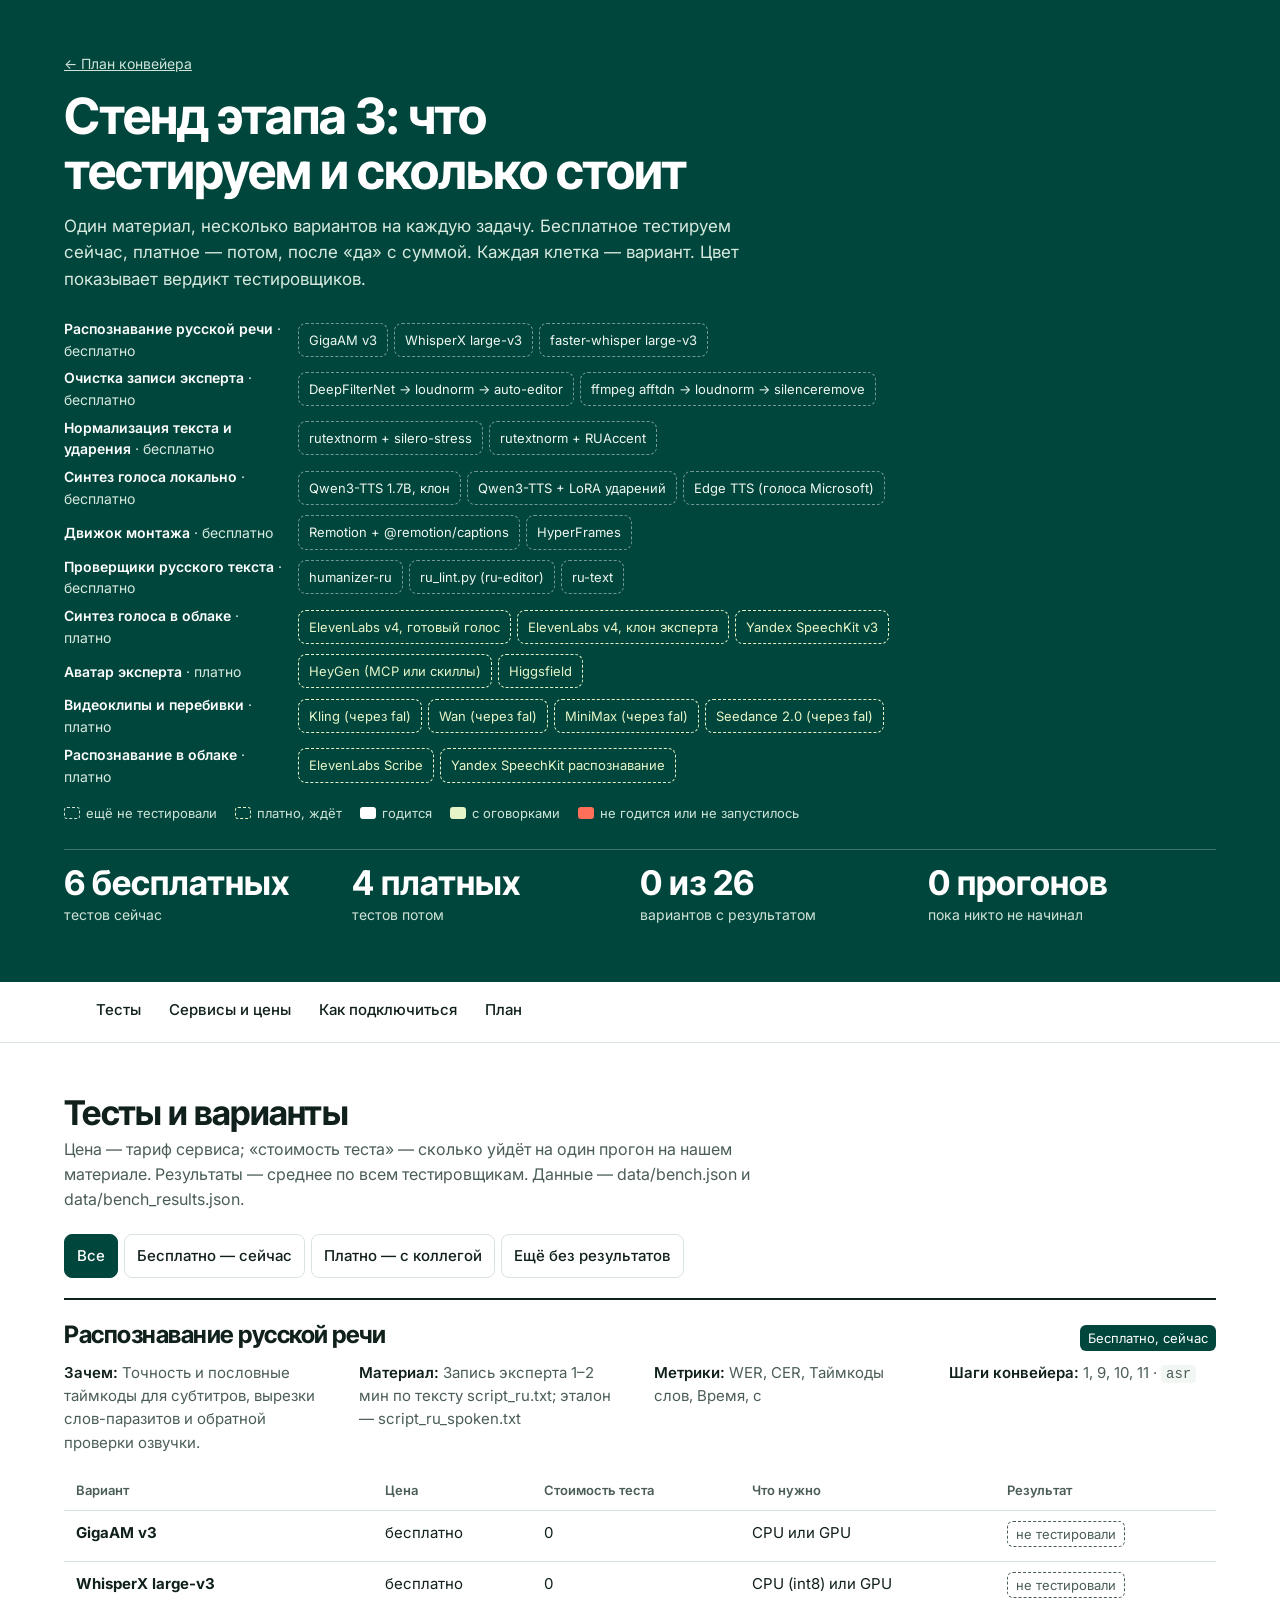
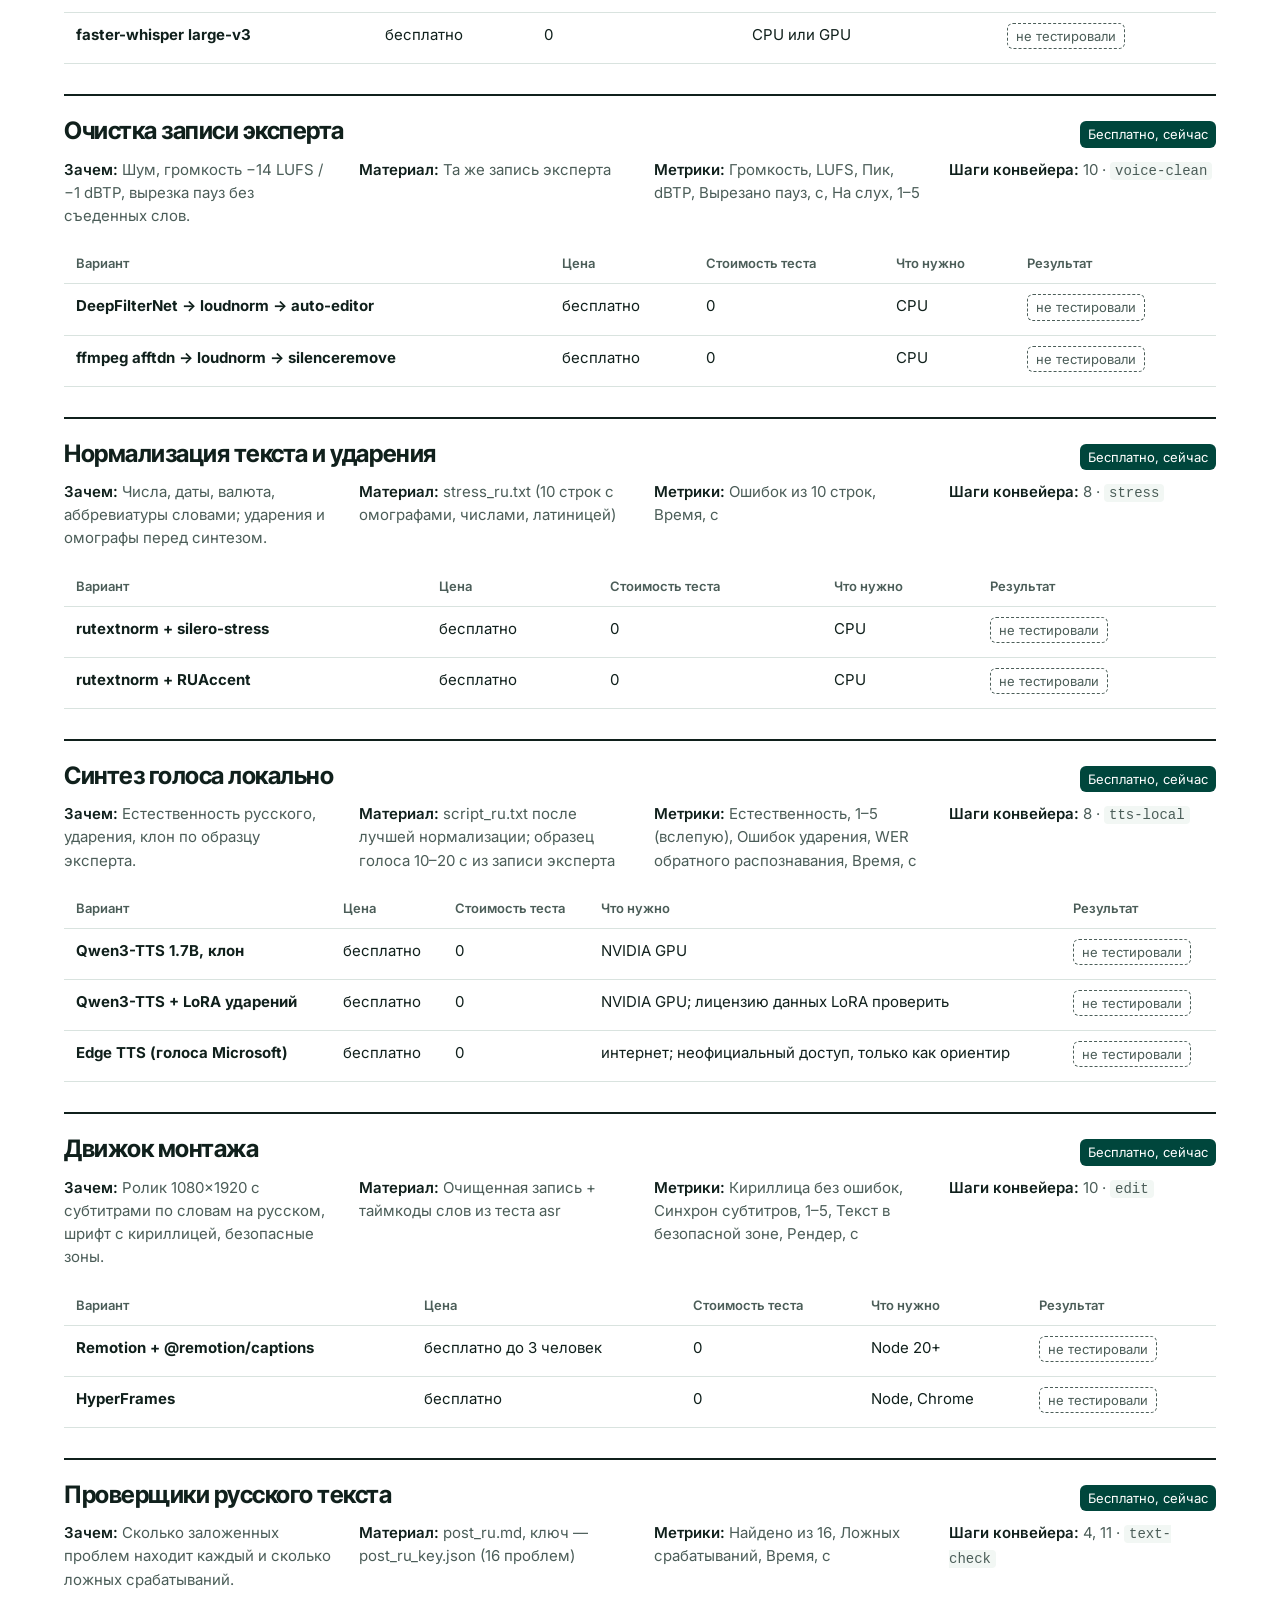
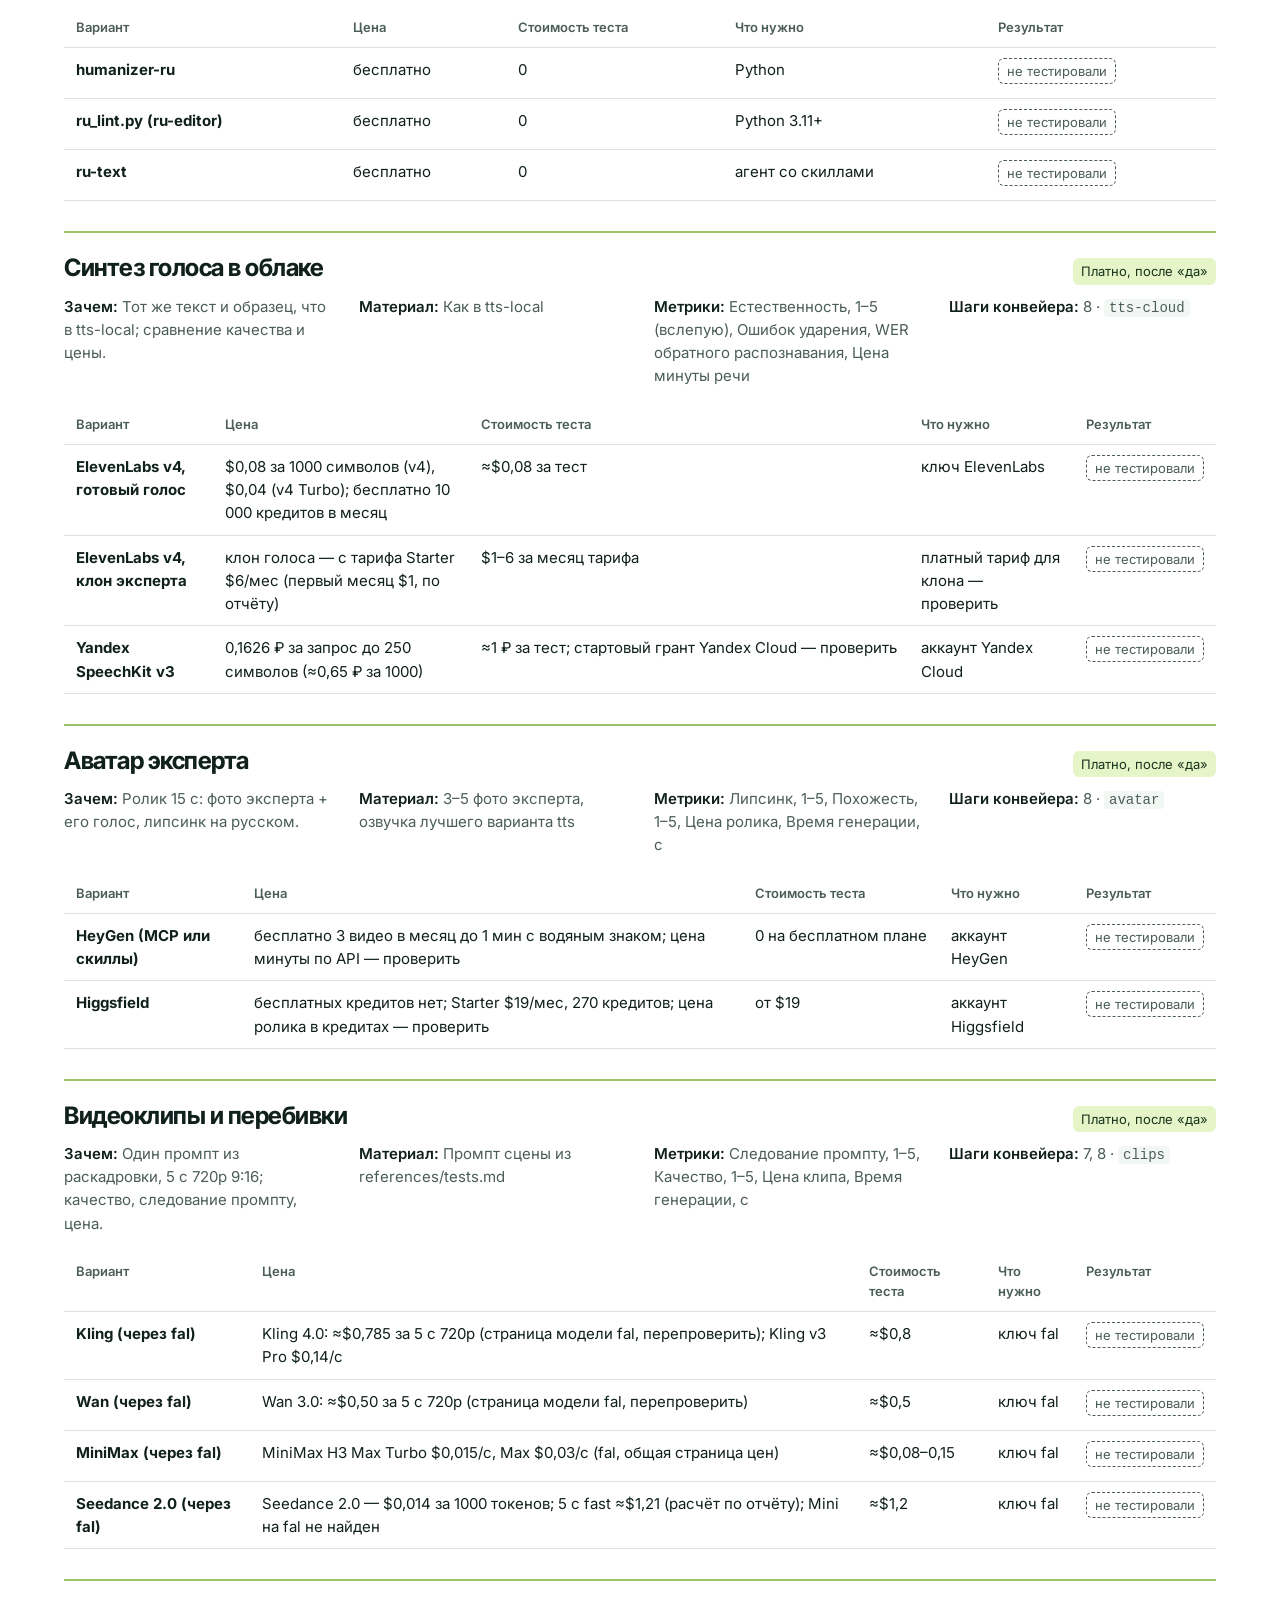
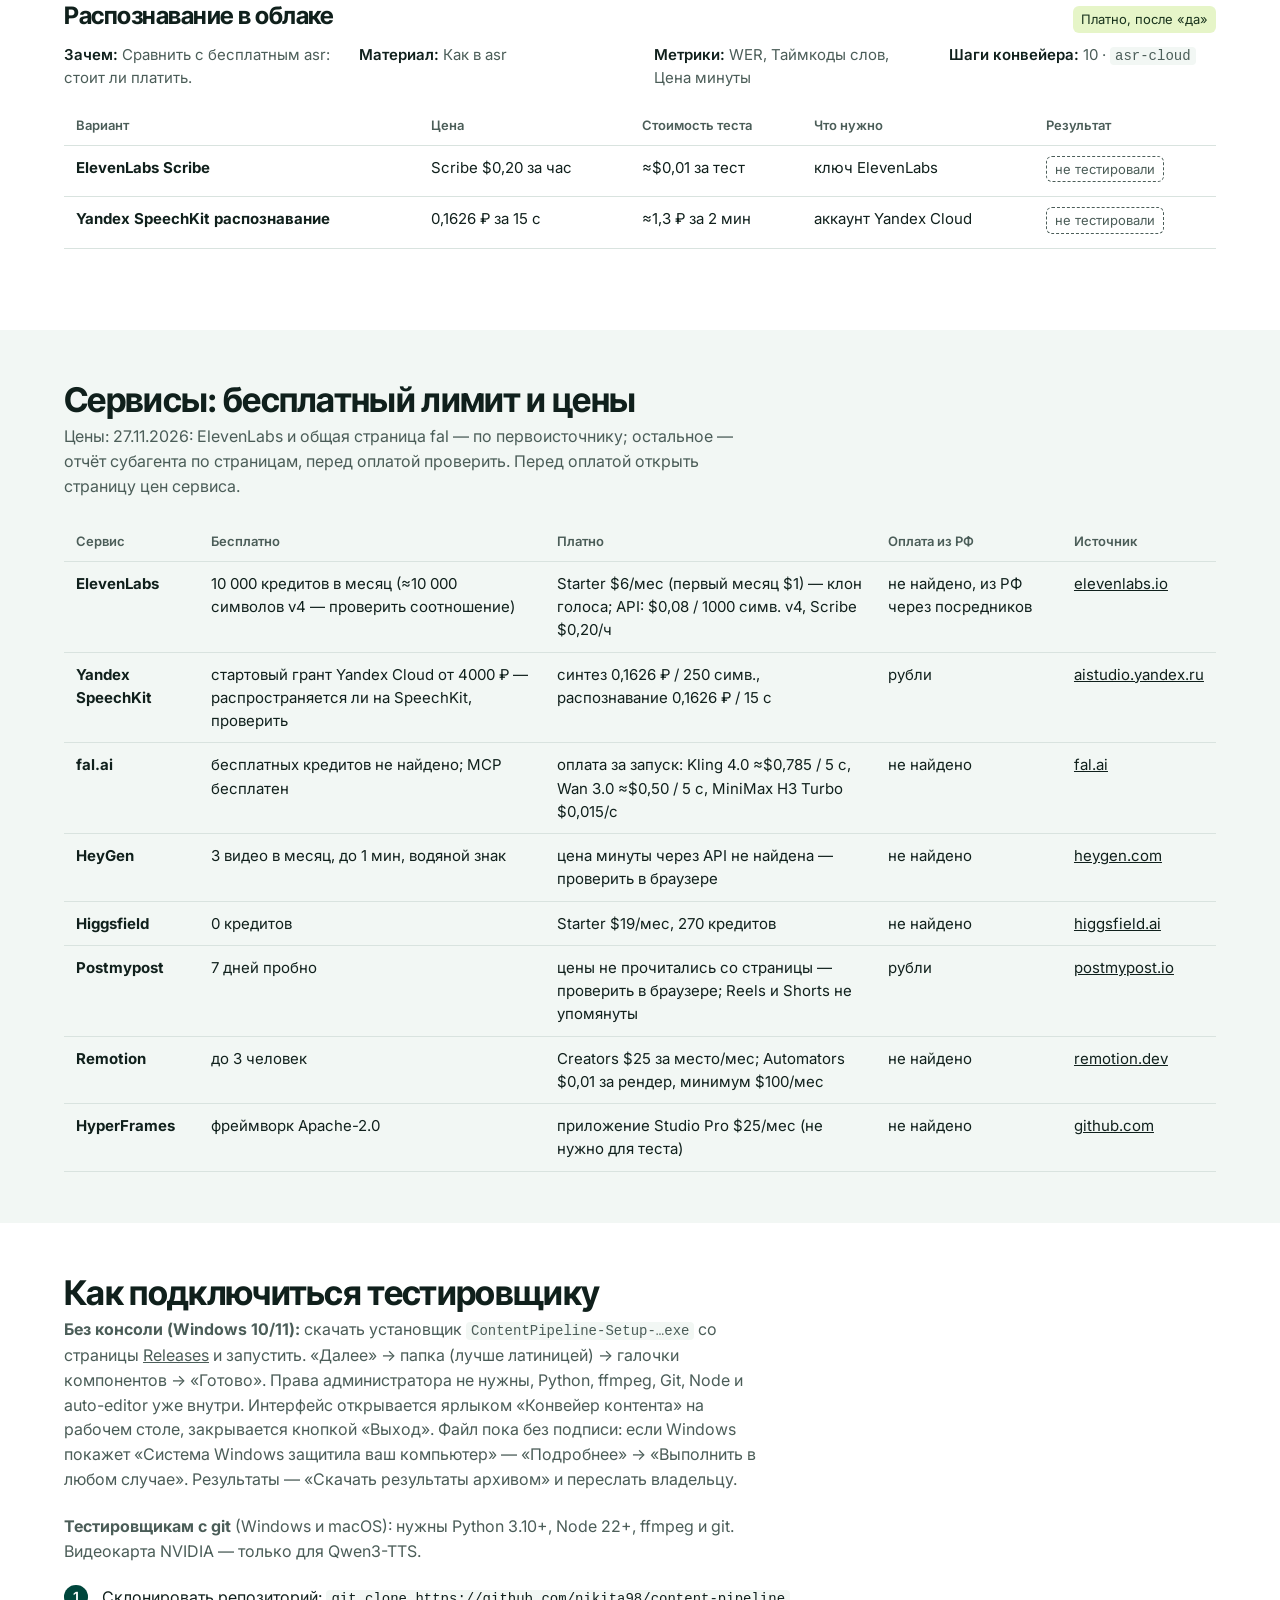
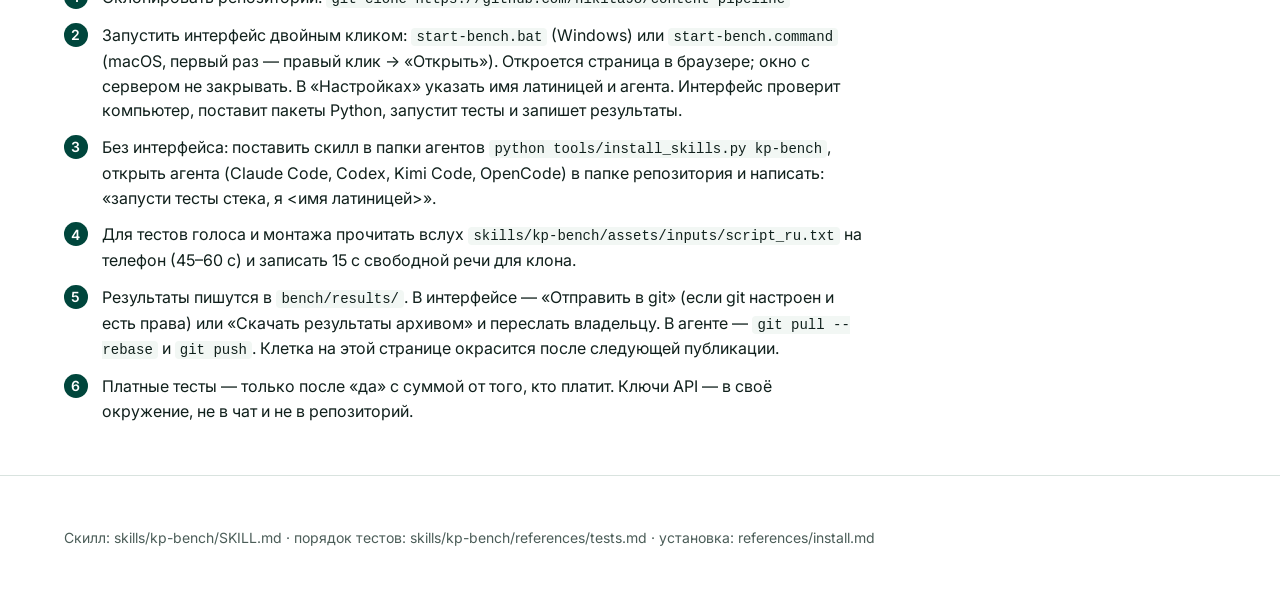
<file: site/bench.html>
<!DOCTYPE html>
<html lang="ru">
<head>
<meta charset="utf-8">
<meta name="viewport" content="width=device-width, initial-scale=1">
<title>Стенд этапа 3</title>
<link rel="preconnect" href="https://fonts.googleapis.com">
<link rel="preconnect" href="https://fonts.gstatic.com" crossorigin>
<link href="https://fonts.googleapis.com/css2?family=Inter+Tight:wght@600;700&family=Inter:wght@400;500;600&display=swap" rel="stylesheet">
<style>
/* VOICE work: a test sheet the team fills in, scanned for "what is free, what costs, what is done"
   IDEA a lab test board: every variant is a cell on the board, coloured by its verdict
   PICTURE the board across the green first screen, tests as rows, variants as cells
   COLOUR plan's deep green #00463c ground, lime #e6f5c8 for paid, coral #ff6f59 for "не годится"
   TYPE Inter Tight 700 + Inter, same as the plan page
   LAYOUT title and board on top; filter; one card per test with a variant table; services; how to join */
:root{color-scheme:light dark;--bg:light-dark(#ffffff,#0c1715);--ink:light-dark(#10201c,#e6efe9);--mute:light-dark(#4b5d58,#9fb3ac);--rule:light-dark(#d9e3df,#22332f);--soft:light-dark(#f2f7f4,#13221f);--green:#00463c;--lime:#e6f5c8;--coral:#ff6f59}
:root[data-theme=light]{color-scheme:light}:root[data-theme=dark]{color-scheme:dark}
*{box-sizing:border-box;min-width:0}
html{scroll-padding-top:72px}
body{margin:0;background:var(--bg);color:var(--ink);font:16px/1.55 Inter,system-ui,sans-serif;overflow-x:clip}
h1,h2,h3{font-family:"Inter Tight",Inter,sans-serif;letter-spacing:-.02em;line-height:1.1;margin:0}
a{color:inherit}
.band{padding:clamp(28px,4vw,56px) max(5vw,16px)}
.wrap{max-width:1240px;margin:0 auto}
.top{background:var(--green);color:#eef7f0}
.top h1{font-size:clamp(32px,4.6vw,50px);color:#fff;text-wrap:balance;max-width:16em}
.lead{font-size:17px;max-width:64ch;margin:14px 0 0;color:#d7eadf}
.back{display:inline-block;margin-bottom:14px;color:#cfe3d8;font-size:14px}
.board{margin-top:26px;display:grid;gap:6px}
.brow{display:grid;grid-template-columns:minmax(9em,14em) 1fr;gap:10px;align-items:center}
.brow .t{font-size:14px;color:#d7eadf}.brow .t b{color:#fff;font-weight:600}
.cells{display:flex;flex-wrap:wrap;gap:6px}
.cell{font-size:13px;padding:6px 10px;border-radius:8px;border:1.5px dashed rgba(255,255,255,.45);color:#eef7f0;text-decoration:none;white-space:nowrap}
.cell.ok{background:#fff;color:#0b3a31;border:1.5px solid #fff}
.cell.partial{background:var(--lime);color:#18321c;border:1.5px solid var(--lime)}
.cell.no,.cell.fail{background:var(--coral);color:#2a0d07;border:1.5px solid var(--coral)}
.cell.paid{border-color:var(--lime);color:var(--lime)}
.legend{display:flex;flex-wrap:wrap;gap:8px 18px;margin-top:16px;font-size:13px;color:#cfe3d8}
.legend span{display:inline-flex;align-items:center;gap:6px}.legend i{width:16px;height:12px;border-radius:3px;display:inline-block}
.figs{display:grid;grid-template-columns:repeat(auto-fit,minmax(9em,1fr));margin-top:26px;border-top:1px solid rgba(255,255,255,.25)}
.figs div{padding:14px 16px 4px 0}.figs b{display:block;font:700 clamp(24px,3vw,34px)/1.1 "Inter Tight",sans-serif;color:#fff;white-space:nowrap}.figs span{font-size:14px;color:#cfe3d8}
nav{position:sticky;top:0;z-index:5;background:var(--bg);border-bottom:1px solid var(--rule)}
nav .scroll{display:flex;gap:4px;max-width:1240px;margin:0 auto;padding:8px max(5vw,16px);overflow-x:auto}
nav a,.filters button{flex:none;color:var(--ink);text-decoration:none;padding:10px 12px;border-radius:8px;font:500 15px Inter,sans-serif;background:none;border:0;cursor:pointer;min-height:44px}
nav a:hover,nav a:focus-visible,.filters button:hover,.filters button:focus-visible{background:var(--soft);outline:none}
.filters{display:flex;flex-wrap:wrap;gap:6px;margin:0 0 20px}
.filters button{border:1px solid var(--rule)}.filters button[aria-pressed=true]{background:var(--green);color:#fff;border-color:var(--green)}
h2{font-size:clamp(26px,3vw,34px);margin-bottom:6px}
.sub{color:var(--mute);margin:0 0 22px;max-width:70ch}
.test{border-top:2px solid var(--ink);padding:22px 0 30px}
.test.paid{border-top-color:#9cc46b}
.thead{display:grid;grid-template-columns:minmax(0,1fr) auto;gap:6px 20px;align-items:baseline}
.thead h3{font-size:24px}
.tag{display:inline-block;font-size:13px;padding:3px 8px;border-radius:6px;white-space:nowrap}
.t-free{background:var(--green);color:#fff}.t-paid{background:var(--lime);color:#18321c}
.meta{display:grid;grid-template-columns:repeat(auto-fit,minmax(16em,1fr));gap:4px 28px;margin:10px 0 16px;color:var(--mute);font-size:15px}
.meta b{color:var(--ink);font-weight:600}
table{border-collapse:collapse;width:100%;font-size:15px}
th,td{text-align:left;padding:10px 12px;border-bottom:1px solid var(--rule);vertical-align:top}
th{font-size:13px;color:var(--mute);font-weight:600}
td.num{white-space:nowrap}
.vd{display:inline-block;font-size:13px;padding:2px 8px;border-radius:6px;white-space:nowrap;margin-bottom:4px}
.v-ok{background:var(--green);color:#fff}.v-partial{background:var(--lime);color:#18321c}.v-no,.v-fail{background:var(--coral);color:#2a0d07}.v-none{border:1.5px dashed var(--mute);color:var(--mute)}
.small{font-size:13px;color:var(--mute)}
.mlist{margin:0;padding:0;list-style:none}.mlist li{white-space:nowrap}
.steps{counter-reset:s;list-style:none;padding:0;margin:0;display:grid;gap:12px;max-width:80ch}
.steps li{counter-increment:s;padding-left:2.4em;position:relative}
.steps li::before{content:counter(s);position:absolute;left:0;top:0;width:1.7em;height:1.7em;border-radius:50%;background:var(--green);color:#fff;display:grid;place-items:center;font-weight:600;font-size:14px}
code{font-size:14px;background:var(--soft);padding:1px 5px;border-radius:4px;overflow-wrap:anywhere}
.scroll{overflow-x:auto}
footer{color:var(--mute);font-size:14px;border-top:1px solid var(--rule)}
@media(max-width:600px){.brow{grid-template-columns:minmax(0,1fr);gap:4px}.thead{grid-template-columns:minmax(0,1fr)}table{font-size:13px}th,td{padding:6px 4px}.stack thead{display:none}.stack tr{display:grid;padding-block:10px;border-bottom:1px solid var(--rule)}.stack td{display:flow-root;border:0;padding:3px 0;padding-inline-start:8em;text-align:start}.stack td::before{content:attr(data-l);float:inline-start;width:7.5em;margin-inline-start:-8em;color:var(--mute);font-size:12px}.stack td:empty{display:none}}
</style>
</head>
<body>
<header class="top band"><div class="wrap">
  <a class="back" href="https://claude.ai/artifact/6VNrHvwcXVbcU2gBeUGq7B">← План конвейера</a>
  <h1>Стенд этапа 3: что тестируем и сколько стоит</h1>
  <p class="lead">Один материал, несколько вариантов на каждую задачу. Бесплатное тестируем сейчас, платное — потом, после «да» с суммой. Каждая клетка — вариант. Цвет показывает вердикт тестировщиков.</p>
  <div class="board" id="board" aria-label="Доска тестов: строки — тесты, клетки — варианты"></div>
  <div class="legend"><span><i style="border:1.5px dashed #cfe3d8"></i>ещё не тестировали</span><span><i style="border:1.5px dashed var(--lime)"></i>платно, ждёт</span><span><i style="background:#fff"></i>годится</span><span><i style="background:var(--lime)"></i>с оговорками</span><span><i style="background:var(--coral)"></i>не годится или не запустилось</span></div>
  <div class="figs" id="figs"></div>
</div></header>

<nav aria-label="Разделы"><div class="scroll"><a href="#tests">Тесты</a><a href="#services">Сервисы и цены</a><a href="#join">Как подключиться</a><a href="https://claude.ai/artifact/6VNrHvwcXVbcU2gBeUGq7B">План</a></div></nav>

<section class="band" id="tests"><div class="wrap">
  <h2>Тесты и варианты</h2>
  <p class="sub">Цена — тариф сервиса; «стоимость теста» — сколько уйдёт на один прогон на нашем материале. Результаты — среднее по всем тестировщикам. Данные — data/bench.json и data/bench_results.json.</p>
  <div class="filters" role="group" aria-label="Фильтр">
    <button type="button" data-f="all" aria-pressed="true">Все</button>
    <button type="button" data-f="free" aria-pressed="false">Бесплатно — сейчас</button>
    <button type="button" data-f="paid" aria-pressed="false">Платно — с коллегой</button>
    <button type="button" data-f="todo" aria-pressed="false">Ещё без результатов</button>
  </div>
  <div id="list"></div>
</div></section>

<section class="band" id="services" style="background:var(--soft)"><div class="wrap">
  <h2>Сервисы: бесплатный лимит и цены</h2>
  <p class="sub" id="pchk"></p>
  <div class="scroll"><table class="stack" id="svc"><thead><tr><th>Сервис</th><th>Бесплатно</th><th>Платно</th><th>Оплата из РФ</th><th>Источник</th></tr></thead><tbody></tbody></table></div>
</div></section>

<section class="band" id="join"><div class="wrap">
  <h2>Как подключиться тестировщику</h2>
  <p class="sub"><b>Без консоли (Windows 10/11):</b> скачать установщик <code>ContentPipeline-Setup-…exe</code> со страницы <a href="https://github.com/nikita98/content-pipeline/releases/latest">Releases</a> и запустить. «Далее» → папка (лучше латиницей) → галочки компонентов → «Готово». Права администратора не нужны, Python, ffmpeg, Git, Node и auto-editor уже внутри. Интерфейс открывается ярлыком «Конвейер контента» на рабочем столе, закрывается кнопкой «Выход». Файл пока без подписи: если Windows покажет «Система Windows защитила ваш компьютер» — «Подробнее» → «Выполнить в любом случае». Результаты — «Скачать результаты архивом» и переслать владельцу.</p>
  <p class="sub"><b>Тестировщикам с git</b> (Windows и macOS): нужны Python 3.10+, Node 22+, ffmpeg и git. Видеокарта NVIDIA — только для Qwen3-TTS.</p>
  <ol class="steps">
    <li>Склонировать репозиторий: <code>git clone https://github.com/nikita98/content-pipeline</code></li>
    <li>Запустить интерфейс двойным кликом: <code>start-bench.bat</code> (Windows) или <code>start-bench.command</code> (macOS, первый раз — правый клик → «Открыть»). Откроется страница в браузере; окно с сервером не закрывать. В «Настройках» указать имя латиницей и агента. Интерфейс проверит компьютер, поставит пакеты Python, запустит тесты и запишет результаты.</li>
    <li>Без интерфейса: поставить скилл в папки агентов <code>python tools/install_skills.py kp-bench</code>, открыть агента (Claude Code, Codex, Kimi Code, OpenCode) в папке репозитория и написать: «запусти тесты стека, я &lt;имя латиницей&gt;».</li>
    <li>Для тестов голоса и монтажа прочитать вслух <code>skills/kp-bench/assets/inputs/script_ru.txt</code> на телефон (45–60 с) и записать 15 с свободной речи для клона.</li>
    <li>Результаты пишутся в <code>bench/results/</code>. В интерфейсе — «Отправить в git» (если git настроен и есть права) или «Скачать результаты архивом» и переслать владельцу. В агенте — <code>git pull --rebase</code> и <code>git push</code>. Клетка на этой странице окрасится после следующей публикации.</li>
    <li>Платные тесты — только после «да» с суммой от того, кто платит. Ключи API — в своё окружение, не в чат и не в репозиторий.</li>
  </ol>
</div></section>

<footer class="band"><div class="wrap">Скилл: skills/kp-bench/SKILL.md · порядок тестов: skills/kp-bench/references/tests.md · установка: references/install.md</div></footer>

<script>
{
const e=s=>String(s??"").replace(/[&<>"']/g,c=>({"&":"&amp;","<":"&lt;",">":"&gt;",'"':"&quot;","'":"&#39;"}[c]));
const VD={ok:["годится","v-ok"],partial:["с оговорками","v-partial"],no:["не годится","v-no"],fail:["не запустилось","v-fail"]};
const fmt=(m,v)=>{if(typeof v!=="number")return e(v);if(m.unit==="доля")return (v*100).toFixed(1).replace(".",",")+" %";return String(Math.round(v*100)/100).replace(".",",")+(m.unit&&m.unit!=="балл"&&m.unit!=="0/1"&&m.unit!=="шт"?" "+e(m.unit):"")};
const get=f=>fetch("data/"+f+".json").then(r=>{if(!r.ok)throw new Error(f);return r.json()});
Promise.all([get("bench"),get("bench_results").catch(()=>({results:[]}))]).then(([B,R])=>{
  const res=Object.fromEntries((R.results||[]).map(r=>[r.test+"|"+r.variant,r]));
  const top=r=>{if(!r)return null;const v=r.verdicts||{};return Object.keys(v).sort((a,b)=>v[b]-v[a])[0]};
  const runs=(R.results||[]).reduce((s,r)=>s+r.runs,0);
  const testers=new Set((R.results||[]).flatMap(r=>r.testers));
  const T=B.tests;const nv=T.reduce((s,t)=>s+t.variants.length,0);const done=T.reduce((s,t)=>s+t.variants.filter(v=>res[t.id+"|"+v.id]).length,0);
  document.getElementById("board").innerHTML=T.map(t=>`<div class="brow"><div class="t"><b>${e(t.title)}</b> · ${t.group==="free"?"бесплатно":"платно"}</div><div class="cells">${t.variants.map(v=>{const k=top(res[t.id+"|"+v.id]);return `<a class="cell ${k||(t.group==="paid"?"paid":"")}" href="#t-${e(t.id)}">${e(v.name)}</a>`}).join("")}</div></div>`).join("");
  document.getElementById("figs").innerHTML=[[T.filter(t=>t.group==="free").length+" бесплатных","тестов сейчас"],[T.filter(t=>t.group==="paid").length+" платных","тестов потом"],[done+" из "+nv,"вариантов с результатом"],[runs+" прогонов",testers.size?"тестировщики: "+[...testers].join(", "):"пока никто не начинал"]].map(([b,s])=>`<div><b>${e(b)}</b><span>${e(s)}</span></div>`).join("");
  const H=["Вариант","Цена","Стоимость теста","Что нужно","Результат"];
  document.getElementById("list").innerHTML=T.map(t=>{
    const any=t.variants.some(v=>res[t.id+"|"+v.id]);
    const rows=t.variants.map(v=>{const r=res[t.id+"|"+v.id];let out='<span class="vd v-none">не тестировали</span>';
      if(r){const k=top(r);out=`<span class="vd ${VD[k]?.[1]||"v-none"}">${e(VD[k]?.[0]||k)}</span> <span class="small">${r.runs} прог. · ${e(r.testers.join(", "))}</span><ul class="mlist">${t.metrics.filter(m=>r.metrics[m.id]!==undefined).map(m=>`<li>${e(m.label)}: <b>${fmt(m,r.metrics[m.id])}</b></li>`).join("")}${r.setup_min!=null?`<li>Установка: ${e(r.setup_min)} мин</li>`:""}${Object.entries(r.cost||{}).map(([c,a])=>`<li>Потрачено: ${e(a)} ${e(c)}</li>`).join("")}</ul>${r.notes.map(n=>`<div class="small">${e(n)}</div>`).join("")}`}
      const c=[`<b>${e(v.name)}</b>`,e(v.price),e(v.test_cost||"—"),e(v.needs),out];
      return `<tr>${c.map((x,i)=>`<td data-l="${H[i]}"${i===2?' class="num"':""}>${x}</td>`).join("")}</tr>`}).join("");
    return `<article class="test ${t.group}" id="t-${e(t.id)}" data-g="${t.group}" data-todo="${any?0:1}">
      <div class="thead"><h3>${e(t.title)}</h3><span class="tag ${t.group==="free"?"t-free":"t-paid"}">${t.group==="free"?"Бесплатно, сейчас":"Платно, после «да»"}</span></div>
      <div class="meta"><div><b>Зачем:</b> ${e(t.goal)}</div><div><b>Материал:</b> ${e(t.input)}</div><div><b>Метрики:</b> ${t.metrics.map(m=>e(m.label)).join(", ")}</div><div><b>Шаги конвейера:</b> ${e(t.steps.join(", "))} · <code>${e(t.id)}</code></div></div>
      <div class="scroll"><table class="stack"><thead><tr>${H.map(h=>`<th>${h}</th>`).join("")}</tr></thead><tbody>${rows}</tbody></table></div></article>`}).join("");
  document.getElementById("pchk").textContent="Цены: "+(B.prices_checked||"")+" Перед оплатой открыть страницу цен сервиса.";
  const SH=["Сервис","Бесплатно","Платно","Оплата из РФ","Источник"];
  document.querySelector("#svc tbody").innerHTML=(B.services||[]).map(s=>`<tr>${[`<b>${e(s.name)}</b>`,e(s.free),e(s.paid),e(s.ru_pay),`<a href="${e(s.src)}" target="_blank" rel="noopener">${e(s.src.replace(/^https?:\/\/(www\.)?/,"").split("/")[0])}</a>`].map((x,i)=>`<td data-l="${SH[i]}">${x}</td>`).join("")}</tr>`).join("");
  const bs=[...document.querySelectorAll(".filters button")];
  bs.forEach(b=>b.addEventListener("click",()=>{const f=b.dataset.f;bs.forEach(x=>x.setAttribute("aria-pressed",x===b?"true":"false"));
    document.querySelectorAll(".test").forEach(el=>{el.hidden=f==="all"?false:f==="todo"?el.dataset.todo!=="1":el.dataset.g!==f})}));
}).catch(err=>{document.getElementById("list").textContent="Не удалось загрузить данные: "+err.message});
}
</script>
</body>
</html>
</file>
